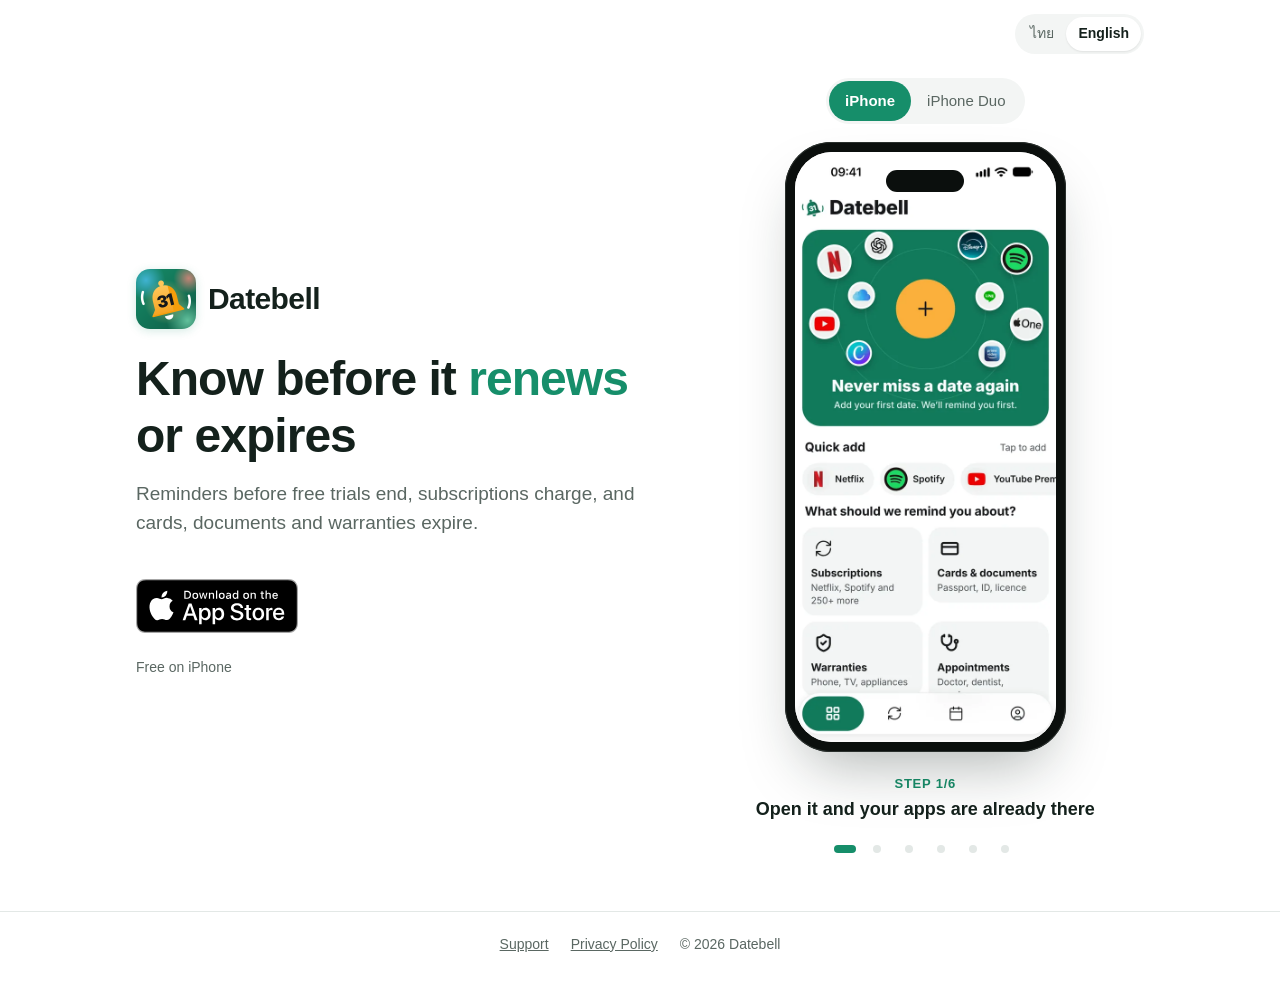
<file: index.html>
<!doctype html>
<html lang="th">
<head>
<meta charset="utf-8">
<meta name="viewport" content="width=device-width,initial-scale=1,viewport-fit=cover">
<title>Datebell: เตือนก่อนตัดเงินและก่อนหมดอายุ</title>
<meta name="description" content="Datebell เตือนก่อนหมดทดลองฟรี ก่อนตัดค่าสมาชิก และก่อนบัตร เอกสาร ประกันหมดอายุ ฟรีบน iPhone">
<meta name="theme-color" content="#FFFFFF">
<meta property="og:type" content="website">
<meta property="og:site_name" content="Datebell">
<meta property="og:title" content="Datebell: รู้ก่อนวันตัดเงินและวันหมดอายุ">
<meta property="og:description" content="เตือนก่อนหมดทดลองฟรี ก่อนตัดค่าสมาชิก และก่อนบัตร เอกสาร ประกันหมดอายุ ฟรีบน iPhone">
<meta property="og:url" content="https://nn3tt.github.io/Datebell-site/">
<meta property="og:image" content="https://nn3tt.github.io/Datebell-site/img/og.png">
<meta property="og:image:width" content="1200">
<meta property="og:image:height" content="630">
<meta name="twitter:card" content="summary_large_image">
<link rel="icon" href="icon.png">
<link rel="apple-touch-icon" href="img/icon-180.png">
<link rel="preload" as="image" href="img/th-1.webp">
<style>
:root{--ink:#14211C;--muted:#5A6762;--bg:#FFFFFF;--soft:#F3F5F4;--green:#168E6A;--green-ink:#0F6E52;--line:#E3E8E6}
*{box-sizing:border-box}
html{-webkit-text-size-adjust:100%}
body{margin:0;background:var(--bg);color:var(--ink);font:16px/1.55 -apple-system,BlinkMacSystemFont,"SF Pro Text","Sukhumvit Set","Noto Sans Thai","Segoe UI",Roboto,sans-serif;-webkit-font-smoothing:antialiased}
a{color:var(--green-ink)}
.top{max-width:1040px;margin:0 auto;padding:14px 16px 0;display:flex;justify-content:flex-end}
.lang{display:inline-flex;background:var(--soft);border-radius:999px;padding:3px}
.lang button{font:inherit;font-size:14px;border:0;background:none;color:var(--muted);padding:6px 12px;border-radius:999px;cursor:pointer;min-height:32px}
.lang button[aria-pressed="true"]{background:#fff;color:var(--ink);font-weight:600;box-shadow:0 1px 2px rgba(0,0,0,.08)}
main{max-width:1040px;margin:0 auto;padding:8px 16px 40px;display:grid;gap:36px;align-items:center}
.hero{text-align:center}
.brand{display:inline-flex;align-items:center;gap:12px;margin:8px 0 22px}
.brand img{width:60px;height:60px;border-radius:14px;box-shadow:0 2px 10px rgba(22,142,106,.18)}
.brand span{font-size:30px;font-weight:800;letter-spacing:-.02em}
h1{font-size:clamp(30px,8.4vw,48px);line-height:1.18;letter-spacing:-.02em;margin:0 auto 14px;max-width:13em;font-weight:800}
h1 em{font-style:normal;color:var(--green)}
.sub{color:var(--muted);font-size:clamp(16px,4.3vw,19px);max-width:30em;margin:0 auto}
.cta{margin:28px 0 0;display:flex;flex-direction:column;align-items:center;gap:10px}
.cta a.badge{display:inline-block;padding:14px;line-height:0}
.cta a.badge img{height:54px;width:auto;display:block}
.cta small{color:var(--muted);font-size:14px}
.demo{display:flex;flex-direction:column;align-items:center}
.phone{position:relative;width:min(290px,74vw);aspect-ratio:600/1304;border-radius:46px;background:#0B0F0D;padding:10px;box-shadow:0 30px 60px -20px rgba(20,33,28,.35),0 0 0 1px #2A302D inset}
.screen{position:relative;width:100%;height:100%;border-radius:37px;overflow:hidden;background:#fff}
.screen img{position:absolute;inset:0;width:100%;height:100%;object-fit:cover;opacity:0;transform:translateY(14px) scale(.985);transition:opacity .55s ease,transform .7s cubic-bezier(.2,.8,.2,1)}
.screen img.on{opacity:1;transform:none}
.island{position:absolute;top:18px;left:50%;width:30%;height:22px;margin-left:-15%;background:#0B0F0D;border-radius:20px;z-index:2}
.tap{position:absolute;inset:0;border:0;background:none;cursor:pointer;z-index:3;border-radius:46px}
.step{margin:22px 0 0;min-height:3.2em;text-align:center;max-width:22em}
.step b{display:block;color:var(--green);font-size:13px;letter-spacing:.06em;text-transform:uppercase;margin-bottom:2px}
.step span{font-size:18px;font-weight:600;text-wrap:balance;display:block}
.dots{display:flex;gap:4px;margin-top:10px}
.dots button{width:28px;height:28px;border:0;background:none;padding:0;cursor:pointer;display:grid;place-items:center}
.dots button i{display:block;width:8px;height:8px;border-radius:8px;background:var(--line);transition:width .3s,background .3s}
.dots button[aria-current="true"] i{width:22px;background:var(--green)}
footer{border-top:1px solid var(--line);margin-top:8px}
footer div{max-width:1040px;margin:0 auto;padding:22px 16px calc(28px + env(safe-area-inset-bottom));display:flex;flex-wrap:wrap;gap:8px 22px;justify-content:center;color:var(--muted);font-size:14px}
footer a{color:var(--muted)}
[data-l]{display:none}
html[lang="th"] [data-l="th"],html[lang="en"] [data-l="en"]{display:revert}
/* device switch + iPhone Duo */
.dev{display:inline-flex;background:var(--soft);border-radius:999px;padding:3px;margin:0 0 18px}
.dev button{font:inherit;font-size:15px;border:0;background:none;color:var(--muted);padding:8px 16px;border-radius:999px;cursor:pointer;min-height:40px}
.dev button[aria-pressed="true"]{background:var(--green);color:#fff;font-weight:600}
.dev button:focus-visible,.lang button:focus-visible{outline:2px solid var(--green-ink);outline-offset:2px}
.demo{--dw:min(420px,calc(100vw - 40px));--k:1.12}
.duo-stage{width:var(--dw);height:calc(var(--dw) * var(--k));display:none;place-items:center}
.demo.is-duo .phone{display:none}
.demo.is-duo .duo-stage{display:grid}
.duo{position:relative;border-radius:30px;background:#0B0F0D;padding:8px;box-shadow:0 30px 60px -20px rgba(20,33,28,.35),0 0 0 1px #2A302D inset;transition:width .6s cubic-bezier(.2,.8,.2,1),height .6s cubic-bezier(.2,.8,.2,1)}
.duo.wide{width:var(--dw);height:calc((var(--dw) - 16px) / 1.4218 + 16px)}
.duo.tall{height:calc(var(--dw) * var(--k));width:calc((var(--dw) * var(--k) - 16px) * .7038 + 16px)}
.duo.fold{height:calc(var(--dw) * var(--k));width:calc((var(--dw) * var(--k) - 16px) * .687 + 16px)}
.duo .screen{border-radius:22px}
.duo .screen img{object-fit:cover;object-position:center top}
.duo .crease{position:absolute;z-index:2;pointer-events:none;opacity:0;transition:opacity .4s}
.duo.wide .crease{opacity:1;top:8px;bottom:8px;left:50%;width:2px;margin-left:-1px;background:linear-gradient(90deg,rgba(0,0,0,.05),rgba(255,255,255,.5),rgba(0,0,0,.05))}
.duo.tall .crease{opacity:1;left:8px;right:8px;top:50%;height:2px;margin-top:-1px;background:linear-gradient(180deg,rgba(0,0,0,.05),rgba(255,255,255,.5),rgba(0,0,0,.05))}
.duo .tap{border-radius:30px}
@media (min-width:860px){
  main{grid-template-columns:1.1fr .9fr;padding-top:24px;min-height:calc(100vh - 140px)}
  .phone{width:min(300px,calc((100vh - 290px) * .46))}
  .hero{text-align:left}
  h1,.sub{margin-left:0}
  .cta{align-items:flex-start}
  .cta a.badge{margin-left:-14px}
  .demo{--dw:min(460px,42vw,calc((100vh - 280px) / .95));--k:.95}
}
@media (prefers-reduced-motion:reduce){.screen img{transition:none;transform:none}.duo{transition:none}}
</style>
</head>
<body>
<div class="top">
  <div class="lang" role="group" aria-label="Language">
    <button type="button" data-set="th" aria-pressed="true" lang="th">ไทย</button>
    <button type="button" data-set="en" aria-pressed="false" lang="en">English</button>
  </div>
</div>
<main>
  <section class="hero">
    <div class="brand"><img src="icon.png" alt="" width="60" height="60"><span>Datebell</span></div>
    <h1><span data-l="th" lang="th">รู้ก่อน<em>วันตัดเงิน</em><br>และวันหมดอายุ</span><span data-l="en" lang="en">Know before it <em>renews</em> or&nbsp;expires</span></h1>
    <p class="sub"><span data-l="th" lang="th">เตือนก่อนหมดทดลองฟรี ก่อนตัดค่าสมาชิก และก่อนบัตร เอกสาร ประกันหมดอายุ</span><span data-l="en" lang="en">Reminders before free trials end, subscriptions charge, and cards, documents and warranties expire.</span></p>
    <div class="cta">
      <a class="badge" id="store" href="https://apps.apple.com/app/id6821503223">
        <img id="badge" src="img/badge-en.svg" alt="Download on the App Store" width="162" height="54">
      </a>
      <small><span data-l="th" lang="th">ฟรีบน iPhone</span><span data-l="en" lang="en">Free on iPhone</span></small>
    </div>
  </section>
  <section class="demo" id="demo" aria-label="How Datebell works">
    <div class="dev" role="group" id="devs" aria-label="Device">
      <button type="button" data-dev="phone" aria-pressed="true">iPhone</button>
      <button type="button" data-dev="duo" aria-pressed="false">iPhone Duo</button>
    </div>
    <div class="phone">
      <div class="screen" id="screen"><div class="island"></div></div>
      <button class="tap" type="button" id="next" aria-label="Next screen"></button>
    </div>
    <div class="duo-stage">
      <div class="duo wide" id="duo">
        <div class="screen" id="duoScreen"></div>
        <div class="crease"></div>
        <button class="tap" type="button" id="duoNext" aria-label="Next screen"></button>
      </div>
    </div>
    <p class="step" aria-live="polite"><b id="stepN"></b><span id="stepT"></span></p>
    <div class="dots" id="dots"></div>
  </section>
</main>
<footer><div>
  <a href="support.html"><span data-l="th" lang="th">ช่วยเหลือและติดต่อ</span><span data-l="en" lang="en">Support</span></a>
  <a href="privacy.html"><span data-l="th" lang="th">นโยบายความเป็นส่วนตัว</span><span data-l="en" lang="en">Privacy Policy</span></a>
  <span>© 2026 Datebell</span>
</div></footer>
<script>
(function(){
  var q=new URLSearchParams(location.search);
  var APP='6821503223',PT='129594804';
  var ct=(q.get('ct')||'').trim();
  var a=document.getElementById('store');
  if(/^[A-Za-z0-9._-]{1,40}$/.test(ct)){
    a.href='https://apps.apple.com/app/apple-store/id'+APP+'?pt='+PT+'&ct='+encodeURIComponent(ct)+'&mt=8';
  }

  var STEPS={
    th:['เปิดมาก็เจอแอปที่คุณใช้อยู่','แตะ Netflix ใส่ราคากับวันที่ แล้วบันทึก','ทุกวันสำคัญอยู่ในหน้าเดียว','Datebell เตือนก่อนทดลองฟรีหมด 2 วัน','ไม่ใช้ต่อ? มีวิธียกเลิกให้เลย','เห็นยอดค่าสมาชิกรวมต่อเดือน'],
    en:['Open it and your apps are already there','Tap Netflix, add the price and date, save','Every date on one screen','Reminded 2 days before the trial ends','Not keeping it? The steps to cancel are right there','See what you pay each month']
  };
  var DUO_STEPS={
    th:['กางจอ รายการอยู่ซ้าย รายละเอียดอยู่ขวา','เพิ่มของใหม่ทางขวา รายการเดิมก็ยังอยู่ทางซ้าย','ตั้งจอขึ้น ก็เห็นครบในหน้าเดียว','พับจอแล้ว ปุ่ม + ก็อยู่ใกล้นิ้วโป้ง','ติ๊กจ่ายแล้วได้ด้วยมือเดียว'],
    en:['Unfold it: your list on the left, details on the right','Add something new on the right, your list stays put','Turn it upright and it all fits on one screen','Folded, the + button sits right by your thumb','Tick off payments with one hand']
  };
  var DUO_SHAPE=['wide','wide','tall','fold','fold'];
  var DUO_SIZE={wide:[1200,844],tall:[720,1023],fold:[720,1048]};
  var LABEL={th:'ขั้นที่ ',en:'Step '};
  var DEV_LABEL={th:'ดูบนเครื่อง',en:'Device'};
  var BADGE={th:'https://tools.applemarketingtools.com/api/badges/download-on-the-app-store/black/th-th',en:'img/badge-en.svg'};
  var BADGE_ALT={th:'ดาวน์โหลดบน App Store',en:'Download on the App Store'};
  var N=6,i=0,lang,dev='phone',timer=null,imgs={};
  var screen=document.getElementById('screen'),dots=document.getElementById('dots');
  var duoScreen=document.getElementById('duoScreen'),duo=document.getElementById('duo'),demo=document.getElementById('demo');
  function cur(){return dev==='duo'?duoScreen:screen;}
  var reduce=window.matchMedia&&matchMedia('(prefers-reduced-motion: reduce)').matches;

  function makeDots(){
    dots.innerHTML='';
    for(var k=0;k<N;k++){
      var d=document.createElement('button');d.type='button';d.innerHTML='<i></i>';
      d.setAttribute('aria-label',String(k+1));
      d.onclick=(function(n){return function(){go(n);restart();}})(k);
      dots.appendChild(d);
    }
  }
  function load(l){
    var key=dev+'-'+l;
    if(imgs[key])return imgs[key];
    imgs[key]=[];
    for(var k=0;k<N;k++){
      var im=new Image();im.alt='';im.decoding='async';
      if(dev==='duo'){var sz=DUO_SIZE[DUO_SHAPE[k]];im.src='img/duo-'+l+'-'+(k+1)+'.webp';im.width=sz[0];im.height=sz[1];}
      else{im.src='img/'+l+'-'+(k+1)+'.webp';im.width=600;im.height=1304;}
      imgs[key].push(im);
    }
    return imgs[key];
  }
  function show(){
    var box=cur();
    Array.prototype.forEach.call(screen.querySelectorAll('img'),function(im){im.remove();});
    Array.prototype.forEach.call(duoScreen.querySelectorAll('img'),function(im){im.remove();});
    load(lang).forEach(function(im){box.appendChild(im);});
  }
  function go(n){
    i=(n+N)%N;
    var list=imgs[dev+'-'+lang];
    Array.prototype.forEach.call(cur().querySelectorAll('img'),function(im){im.classList.toggle('on',im===list[i]);});
    if(dev==='duo')duo.className='duo '+DUO_SHAPE[i];
    document.getElementById('stepN').textContent=LABEL[lang]+(i+1)+'/'+N;
    document.getElementById('stepT').textContent=(dev==='duo'?DUO_STEPS:STEPS)[lang][i];
    Array.prototype.forEach.call(dots.children,function(d,k){d.setAttribute('aria-current',k===i?'true':'false');});
  }
  function restart(){
    clearInterval(timer);timer=null;
    if(!reduce&&!document.hidden)timer=setInterval(function(){go(i+1);},2800);
  }
  function setLang(l){
    lang=l;document.documentElement.lang=l;
    try{localStorage.setItem('db-lang',l);}catch(e){}
    Array.prototype.forEach.call(document.querySelectorAll('.lang button'),function(b){b.setAttribute('aria-pressed',b.dataset.set===l?'true':'false');});
    document.getElementById('devs').setAttribute('aria-label',DEV_LABEL[l]);
    show();
    var b=document.getElementById('badge');
    b.onerror=function(){b.onerror=null;b.src=BADGE.en;};
    b.src=BADGE[l];b.alt=BADGE_ALT[l];
    go(i);restart();
  }
  document.querySelectorAll('.lang button').forEach(function(b){b.onclick=function(){setLang(b.dataset.set);};});
  document.getElementById('next').onclick=function(){go(i+1);restart();};
  document.getElementById('duoNext').onclick=function(){go(i+1);restart();};
  function setDev(d,keep){
    if(d===dev&&keep)return;
    dev=d;N=d==='duo'?5:6;i=0;
    demo.classList.toggle('is-duo',d==='duo');
    Array.prototype.forEach.call(document.querySelectorAll('.dev button'),function(b){b.setAttribute('aria-pressed',b.dataset.dev===d?'true':'false');});
    makeDots();
    if(lang){show();go(0);restart();}
  }
  document.querySelectorAll('.dev button').forEach(function(b){b.onclick=function(){setDev(b.dataset.dev,true);};});
  setDev(/^duo$/i.test(q.get('device')||'')?'duo':'phone');
  document.addEventListener('visibilitychange',restart);

  var saved=null;try{saved=localStorage.getItem('db-lang');}catch(e){}
  var start=q.get('lang')==='en'||q.get('lang')==='th'?q.get('lang')
    :/-th-|^th-|-th$/.test(ct)?'th'
    :saved||(/^th\b/i.test(navigator.language||'')?'th':(ct?'th':'en'));
  setLang(start);
})();
</script>
</body>
</html>
</file>
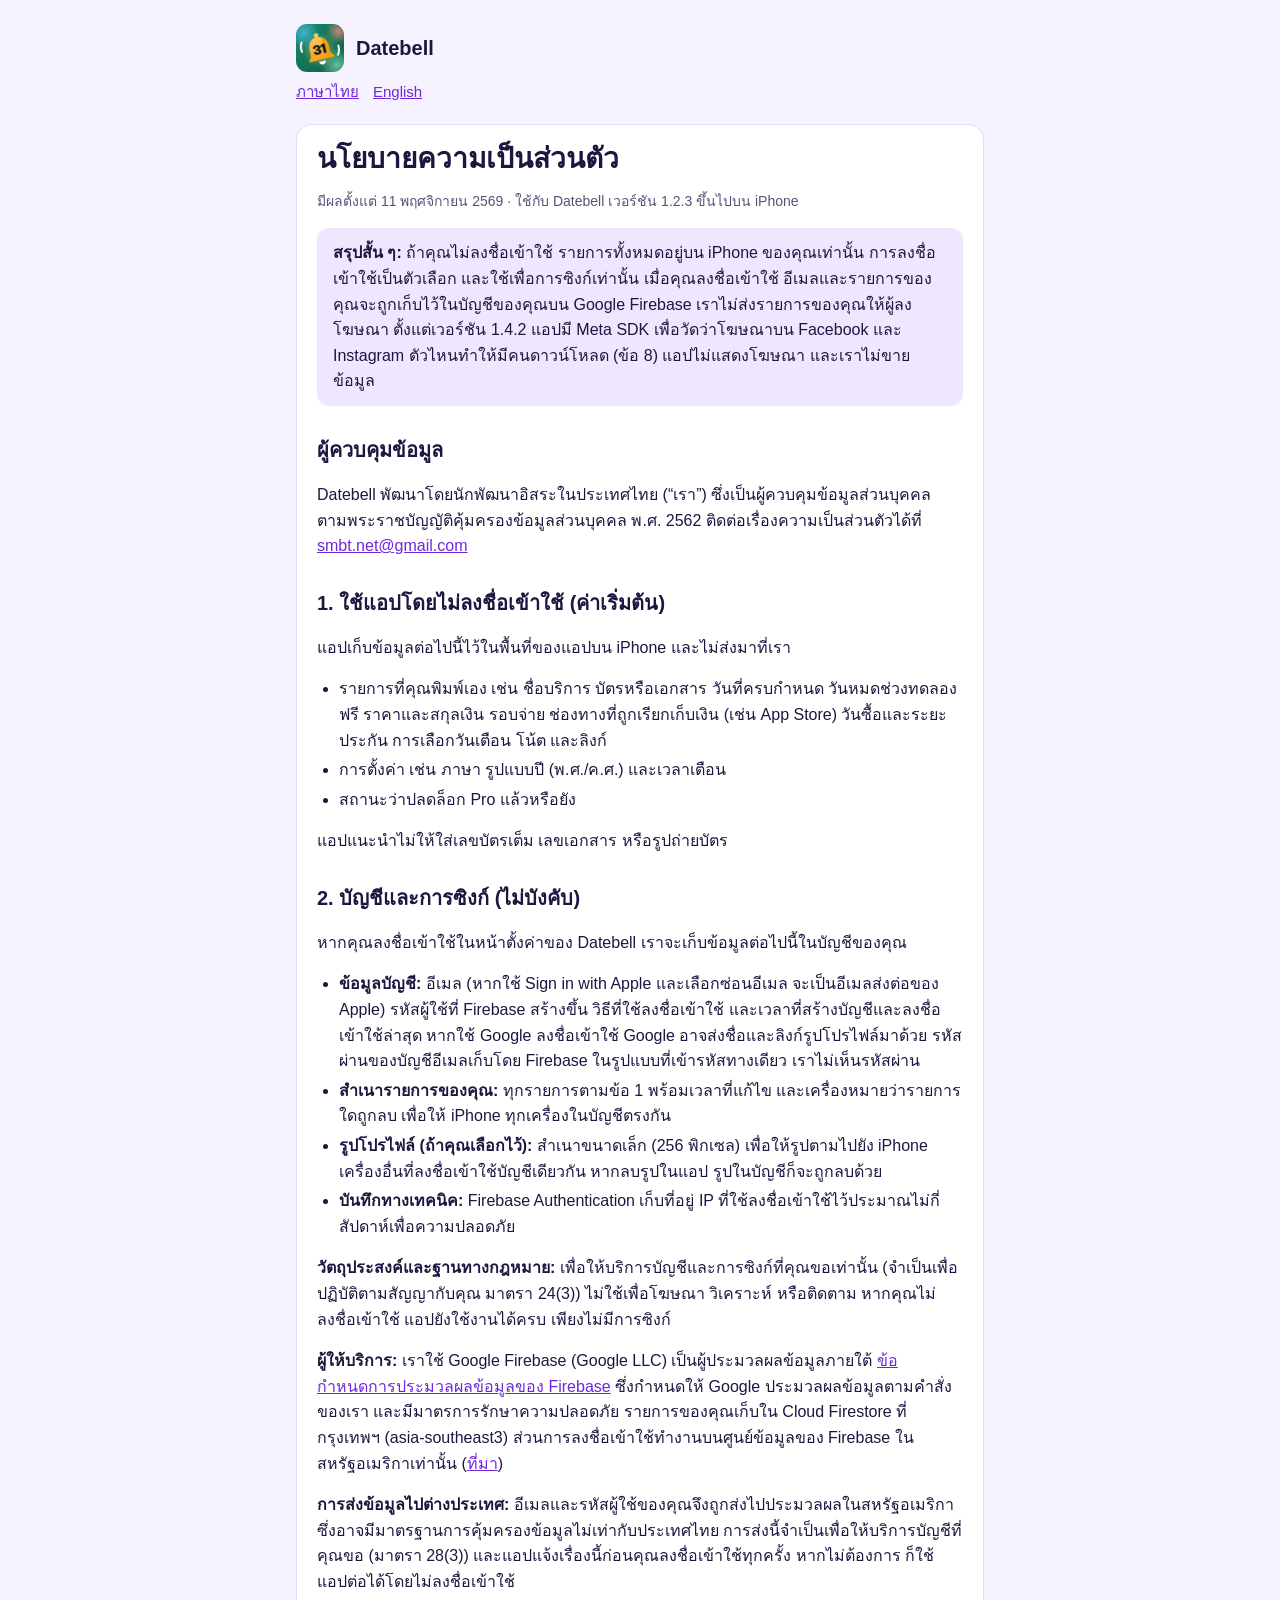
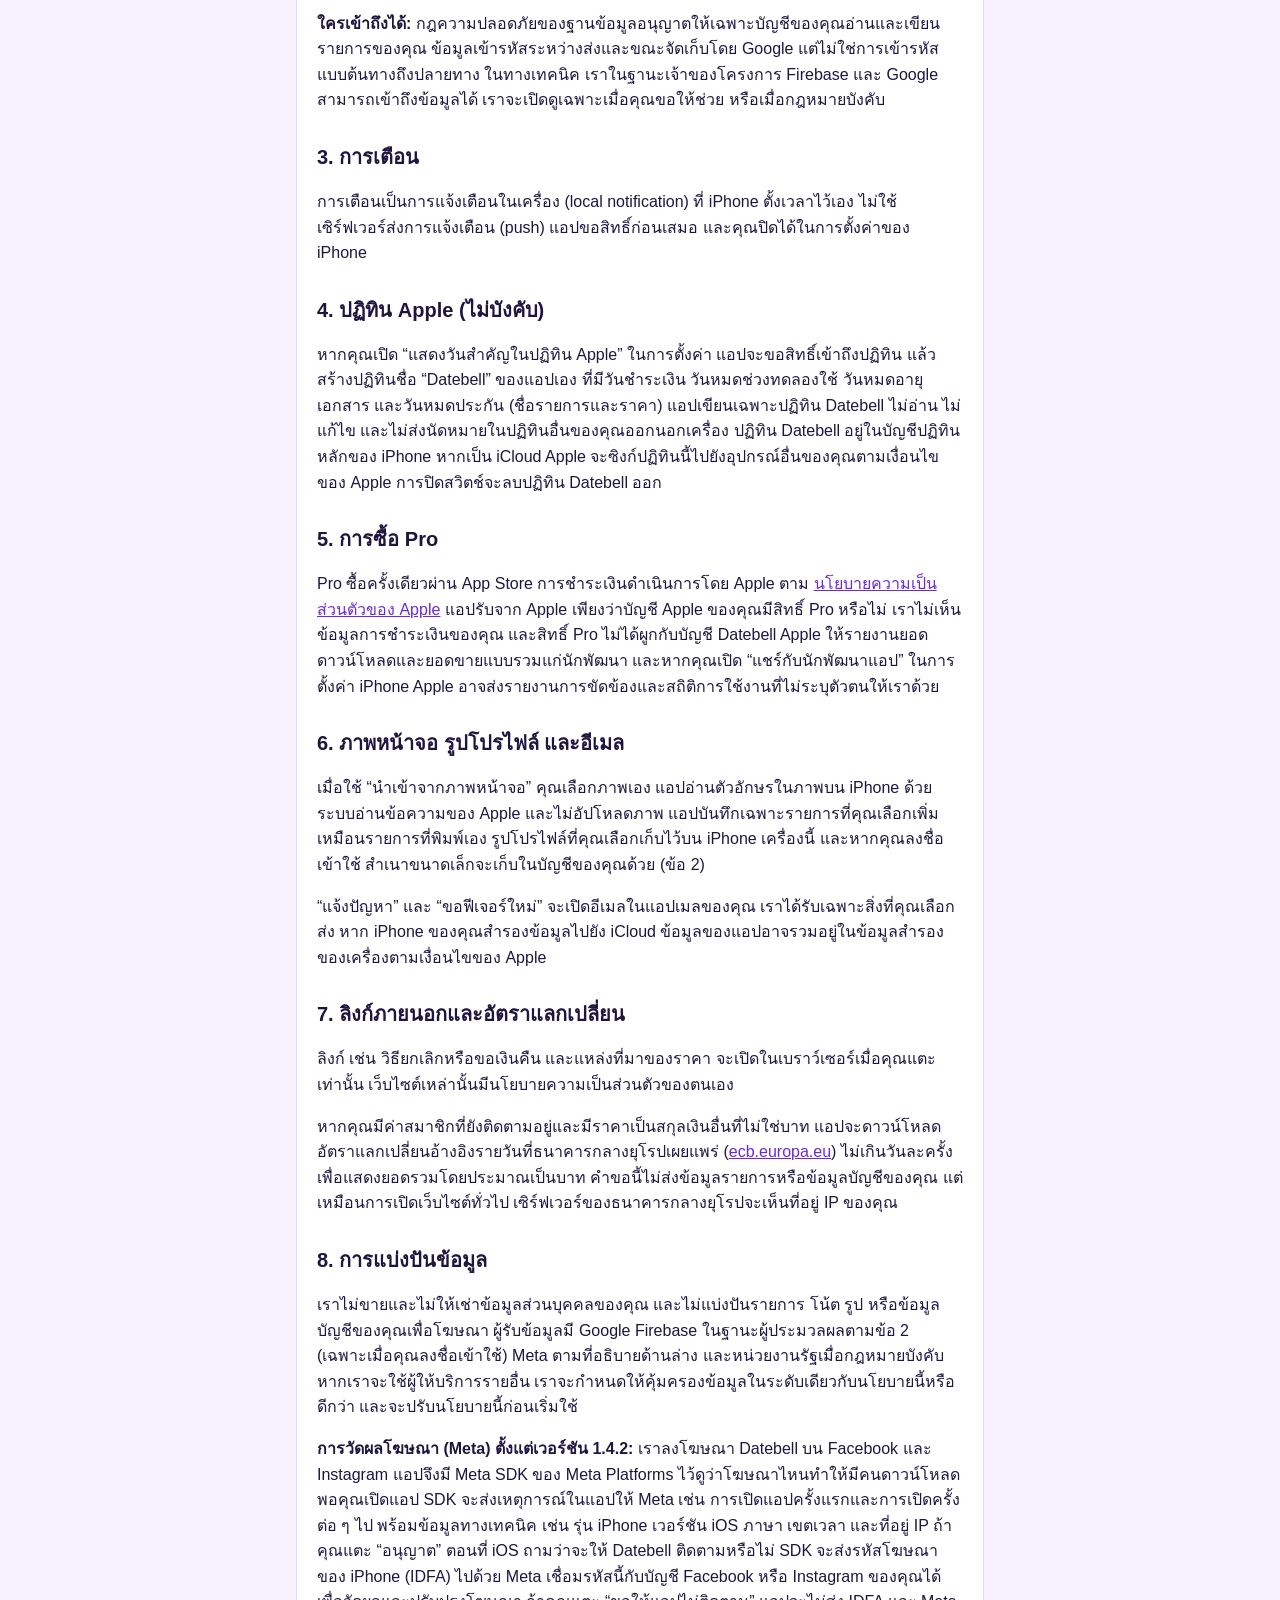
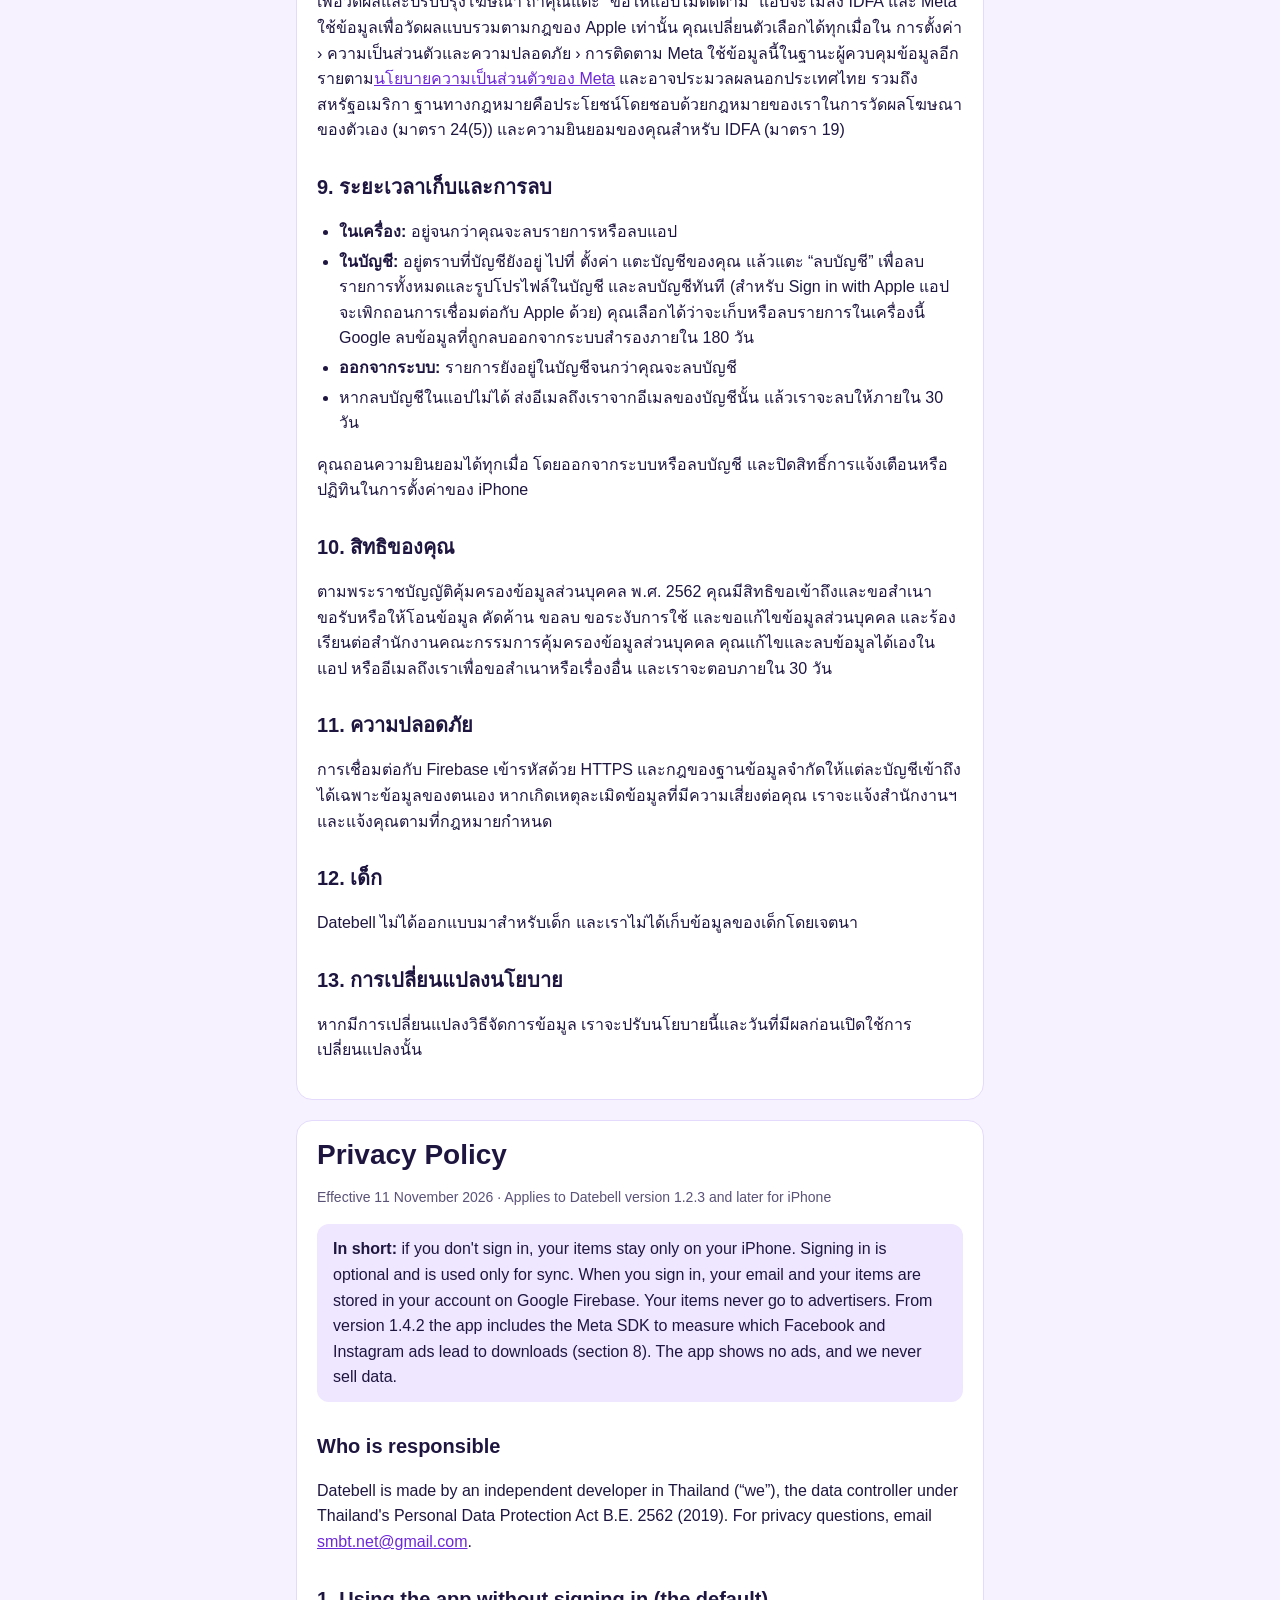
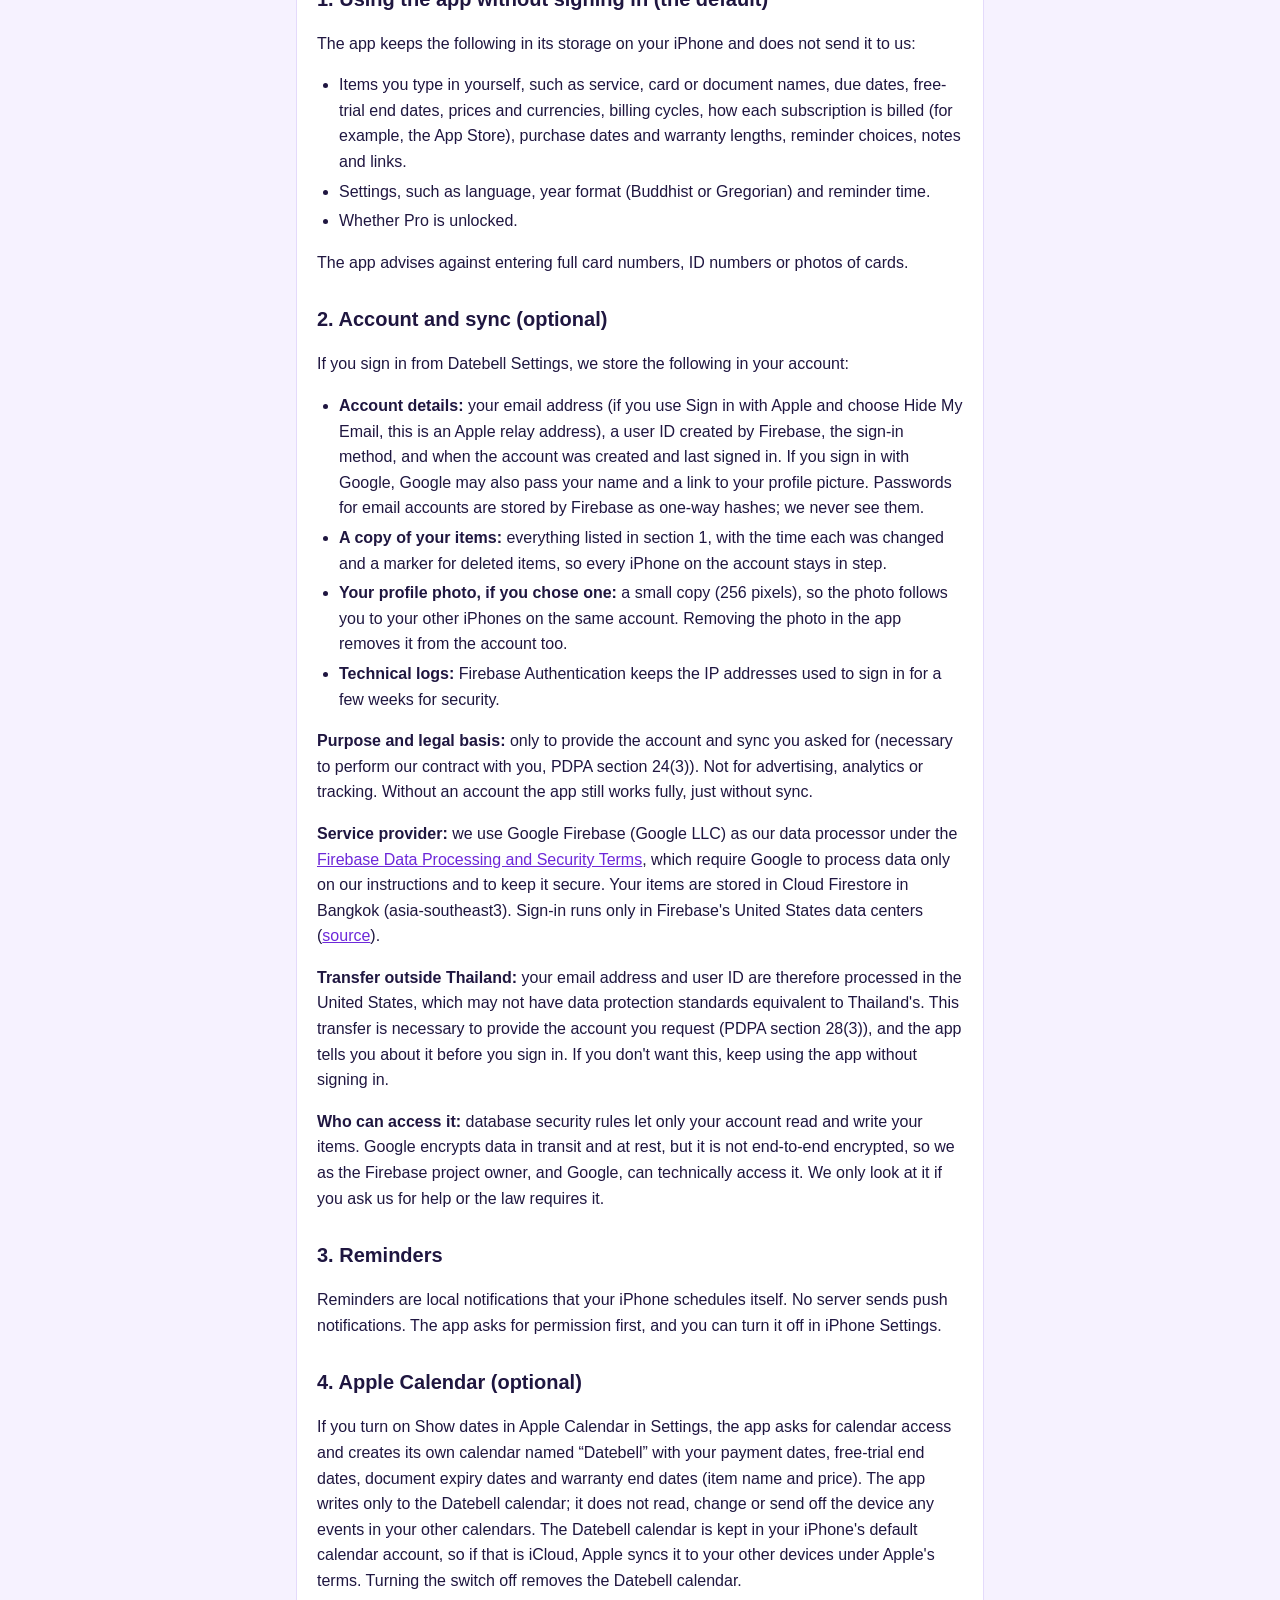
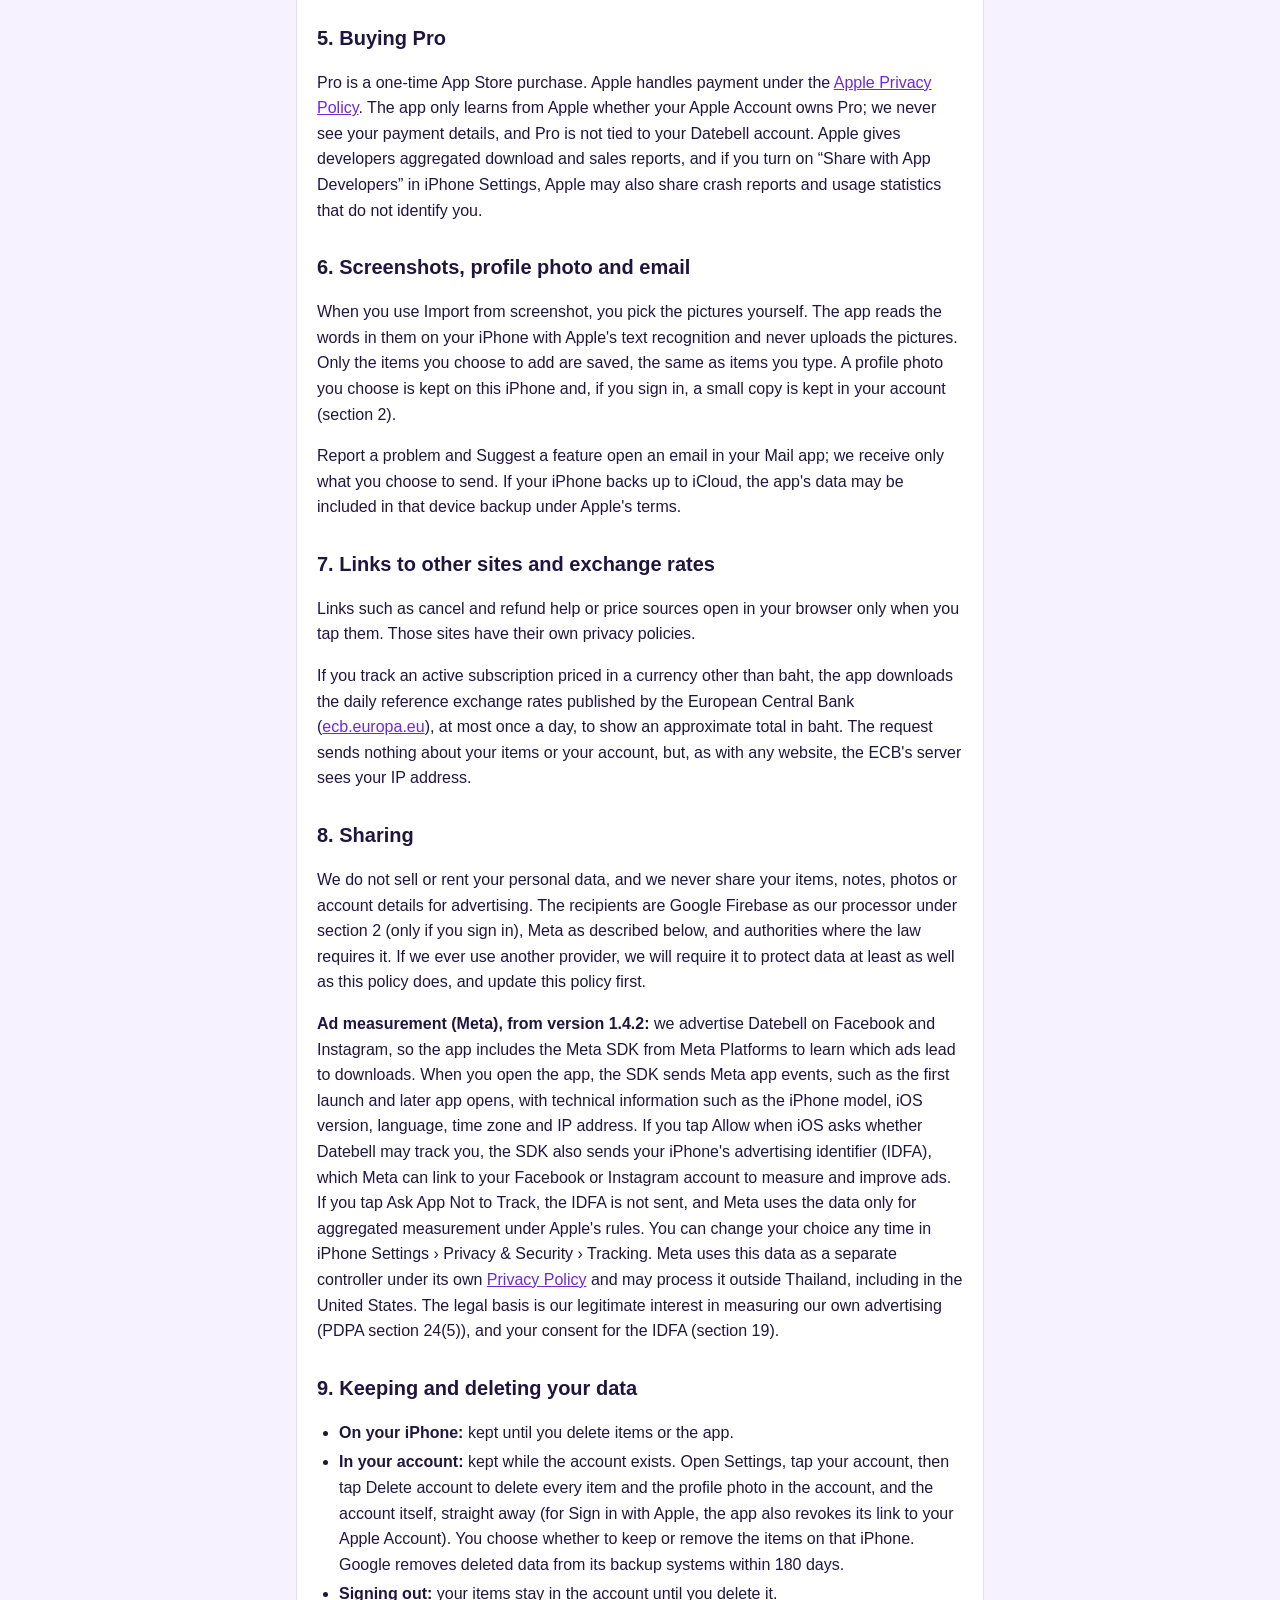
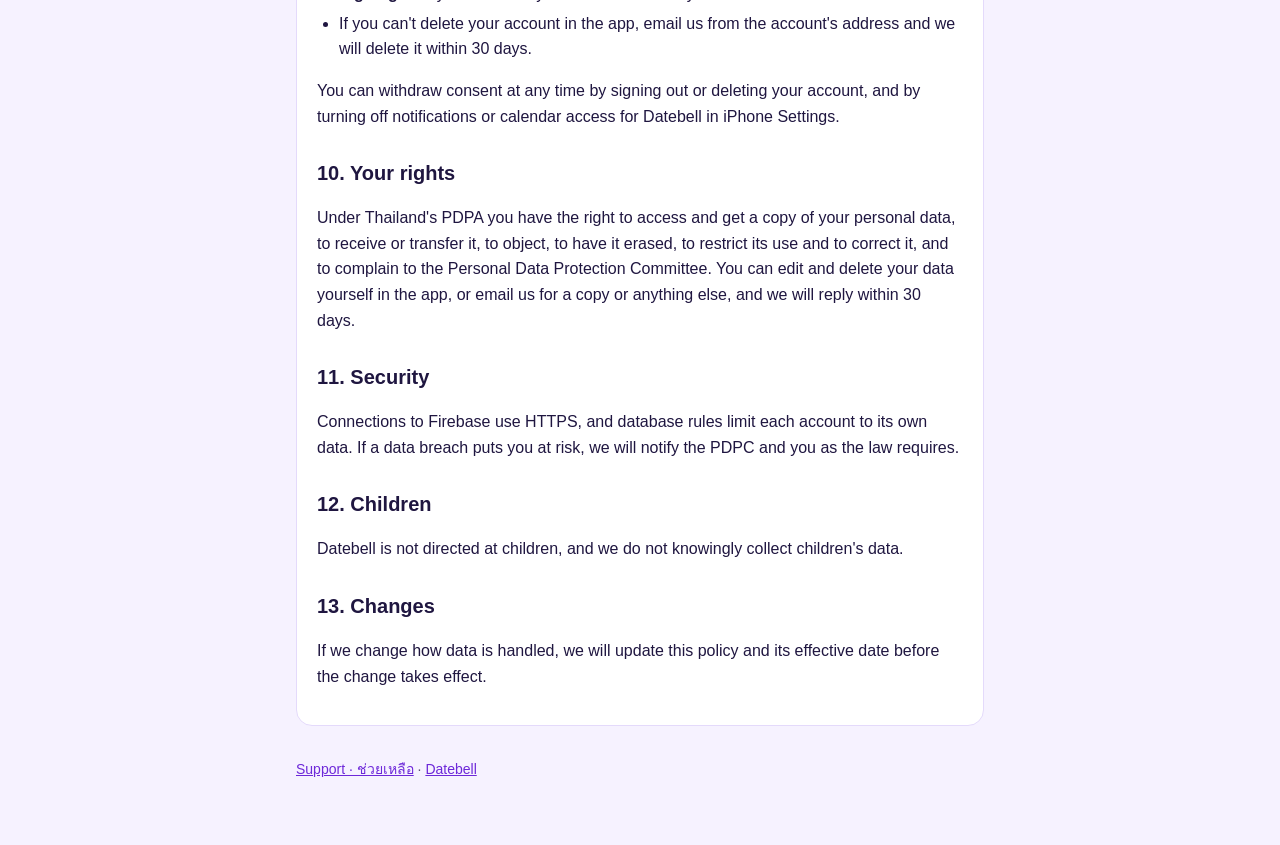
<file: privacy.html>
<!doctype html>
<html lang="th">
<head>
<meta charset="utf-8">
<meta name="viewport" content="width=device-width,initial-scale=1">
<title>Datebell Privacy Policy · นโยบายความเป็นส่วนตัว</title>
<meta name="description" content="How Datebell handles your data: on your iPhone by default, and in your own account only if you choose to sign in and sync.">
<link rel="stylesheet" href="style.css">
</head>
<body>
<main>
<header><img src="icon.png" alt=""><a href="./">Datebell</a></header>
<nav class="lang"><a href="#th">ภาษาไทย</a><a href="#en">English</a></nav>

<section class="lang-block" id="th" lang="th">
<h1>นโยบายความเป็นส่วนตัว</h1>
<p class="meta">มีผลตั้งแต่ 11 พฤศจิกายน 2569 · ใช้กับ Datebell เวอร์ชัน 1.2.3 ขึ้นไปบน iPhone</p>
<p class="summary"><strong>สรุปสั้น ๆ:</strong> ถ้าคุณไม่ลงชื่อเข้าใช้ รายการทั้งหมดอยู่บน iPhone ของคุณเท่านั้น การลงชื่อเข้าใช้เป็นตัวเลือก และใช้เพื่อการซิงก์เท่านั้น เมื่อคุณลงชื่อเข้าใช้ อีเมลและรายการของคุณจะถูกเก็บไว้ในบัญชีของคุณบน Google Firebase เราไม่ส่งรายการของคุณให้ผู้ลงโฆษณา ตั้งแต่เวอร์ชัน 1.4.2 แอปมี Meta SDK เพื่อวัดว่าโฆษณาบน Facebook และ Instagram ตัวไหนทำให้มีคนดาวน์โหลด (ข้อ 8) แอปไม่แสดงโฆษณา และเราไม่ขายข้อมูล</p>

<h2>ผู้ควบคุมข้อมูล</h2>
<p>Datebell พัฒนาโดยนักพัฒนาอิสระในประเทศไทย (“เรา”) ซึ่งเป็นผู้ควบคุมข้อมูลส่วนบุคคลตามพระราชบัญญัติคุ้มครองข้อมูลส่วนบุคคล พ.ศ. 2562 ติดต่อเรื่องความเป็นส่วนตัวได้ที่ <a href="mailto:smbt.net@gmail.com">smbt.net@gmail.com</a></p>

<h2>1. ใช้แอปโดยไม่ลงชื่อเข้าใช้ (ค่าเริ่มต้น)</h2>
<p>แอปเก็บข้อมูลต่อไปนี้ไว้ในพื้นที่ของแอปบน iPhone และไม่ส่งมาที่เรา</p>
<ul>
<li>รายการที่คุณพิมพ์เอง เช่น ชื่อบริการ บัตรหรือเอกสาร วันที่ครบกำหนด วันหมดช่วงทดลองฟรี ราคาและสกุลเงิน รอบจ่าย ช่องทางที่ถูกเรียกเก็บเงิน (เช่น App Store) วันซื้อและระยะประกัน การเลือกวันเตือน โน้ต และลิงก์</li>
<li>การตั้งค่า เช่น ภาษา รูปแบบปี (พ.ศ./ค.ศ.) และเวลาเตือน</li>
<li>สถานะว่าปลดล็อก Pro แล้วหรือยัง</li>
</ul>
<p>แอปแนะนำไม่ให้ใส่เลขบัตรเต็ม เลขเอกสาร หรือรูปถ่ายบัตร</p>

<h2>2. บัญชีและการซิงก์ (ไม่บังคับ)</h2>
<p>หากคุณลงชื่อเข้าใช้ในหน้าตั้งค่าของ Datebell เราจะเก็บข้อมูลต่อไปนี้ในบัญชีของคุณ</p>
<ul>
<li><strong>ข้อมูลบัญชี:</strong> อีเมล (หากใช้ Sign in with Apple และเลือกซ่อนอีเมล จะเป็นอีเมลส่งต่อของ Apple) รหัสผู้ใช้ที่ Firebase สร้างขึ้น วิธีที่ใช้ลงชื่อเข้าใช้ และเวลาที่สร้างบัญชีและลงชื่อเข้าใช้ล่าสุด หากใช้ Google ลงชื่อเข้าใช้ Google อาจส่งชื่อและลิงก์รูปโปรไฟล์มาด้วย รหัสผ่านของบัญชีอีเมลเก็บโดย Firebase ในรูปแบบที่เข้ารหัสทางเดียว เราไม่เห็นรหัสผ่าน</li>
<li><strong>สำเนารายการของคุณ:</strong> ทุกรายการตามข้อ 1 พร้อมเวลาที่แก้ไข และเครื่องหมายว่ารายการใดถูกลบ เพื่อให้ iPhone ทุกเครื่องในบัญชีตรงกัน</li>
<li><strong>รูปโปรไฟล์ (ถ้าคุณเลือกไว้):</strong> สำเนาขนาดเล็ก (256 พิกเซล) เพื่อให้รูปตามไปยัง iPhone เครื่องอื่นที่ลงชื่อเข้าใช้บัญชีเดียวกัน หากลบรูปในแอป รูปในบัญชีก็จะถูกลบด้วย</li>
<li><strong>บันทึกทางเทคนิค:</strong> Firebase Authentication เก็บที่อยู่ IP ที่ใช้ลงชื่อเข้าใช้ไว้ประมาณไม่กี่สัปดาห์เพื่อความปลอดภัย</li>
</ul>
<p><strong>วัตถุประสงค์และฐานทางกฎหมาย:</strong> เพื่อให้บริการบัญชีและการซิงก์ที่คุณขอเท่านั้น (จำเป็นเพื่อปฏิบัติตามสัญญากับคุณ มาตรา 24(3)) ไม่ใช้เพื่อโฆษณา วิเคราะห์ หรือติดตาม หากคุณไม่ลงชื่อเข้าใช้ แอปยังใช้งานได้ครบ เพียงไม่มีการซิงก์</p>
<p><strong>ผู้ให้บริการ:</strong> เราใช้ Google Firebase (Google LLC) เป็นผู้ประมวลผลข้อมูลภายใต้ <a href="https://firebase.google.com/terms/data-processing-terms">ข้อกำหนดการประมวลผลข้อมูลของ Firebase</a> ซึ่งกำหนดให้ Google ประมวลผลข้อมูลตามคำสั่งของเรา และมีมาตรการรักษาความปลอดภัย รายการของคุณเก็บใน Cloud Firestore ที่กรุงเทพฯ (asia-southeast3) ส่วนการลงชื่อเข้าใช้ทำงานบนศูนย์ข้อมูลของ Firebase ในสหรัฐอเมริกาเท่านั้น (<a href="https://firebase.google.com/support/privacy">ที่มา</a>)</p>
<p><strong>การส่งข้อมูลไปต่างประเทศ:</strong> อีเมลและรหัสผู้ใช้ของคุณจึงถูกส่งไปประมวลผลในสหรัฐอเมริกา ซึ่งอาจมีมาตรฐานการคุ้มครองข้อมูลไม่เท่ากับประเทศไทย การส่งนี้จำเป็นเพื่อให้บริการบัญชีที่คุณขอ (มาตรา 28(3)) และแอปแจ้งเรื่องนี้ก่อนคุณลงชื่อเข้าใช้ทุกครั้ง หากไม่ต้องการ ก็ใช้แอปต่อได้โดยไม่ลงชื่อเข้าใช้</p>
<p><strong>ใครเข้าถึงได้:</strong> กฎความปลอดภัยของฐานข้อมูลอนุญาตให้เฉพาะบัญชีของคุณอ่านและเขียนรายการของคุณ ข้อมูลเข้ารหัสระหว่างส่งและขณะจัดเก็บโดย Google แต่ไม่ใช่การเข้ารหัสแบบต้นทางถึงปลายทาง ในทางเทคนิค เราในฐานะเจ้าของโครงการ Firebase และ Google สามารถเข้าถึงข้อมูลได้ เราจะเปิดดูเฉพาะเมื่อคุณขอให้ช่วย หรือเมื่อกฎหมายบังคับ</p>

<h2>3. การเตือน</h2>
<p>การเตือนเป็นการแจ้งเตือนในเครื่อง (local notification) ที่ iPhone ตั้งเวลาไว้เอง ไม่ใช้เซิร์ฟเวอร์ส่งการแจ้งเตือน (push) แอปขอสิทธิ์ก่อนเสมอ และคุณปิดได้ในการตั้งค่าของ iPhone</p>

<h2>4. ปฏิทิน Apple (ไม่บังคับ)</h2>
<p>หากคุณเปิด “แสดงวันสำคัญในปฏิทิน Apple” ในการตั้งค่า แอปจะขอสิทธิ์เข้าถึงปฏิทิน แล้วสร้างปฏิทินชื่อ “Datebell” ของแอปเอง ที่มีวันชำระเงิน วันหมดช่วงทดลองใช้ วันหมดอายุเอกสาร และวันหมดประกัน (ชื่อรายการและราคา) แอปเขียนเฉพาะปฏิทิน Datebell ไม่อ่าน ไม่แก้ไข และไม่ส่งนัดหมายในปฏิทินอื่นของคุณออกนอกเครื่อง ปฏิทิน Datebell อยู่ในบัญชีปฏิทินหลักของ iPhone หากเป็น iCloud Apple จะซิงก์ปฏิทินนี้ไปยังอุปกรณ์อื่นของคุณตามเงื่อนไขของ Apple การปิดสวิตช์จะลบปฏิทิน Datebell ออก</p>

<h2>5. การซื้อ Pro</h2>
<p>Pro ซื้อครั้งเดียวผ่าน App Store การชำระเงินดำเนินการโดย Apple ตาม <a href="https://www.apple.com/legal/privacy/th/">นโยบายความเป็นส่วนตัวของ Apple</a> แอปรับจาก Apple เพียงว่าบัญชี Apple ของคุณมีสิทธิ์ Pro หรือไม่ เราไม่เห็นข้อมูลการชำระเงินของคุณ และสิทธิ์ Pro ไม่ได้ผูกกับบัญชี Datebell Apple ให้รายงานยอดดาวน์โหลดและยอดขายแบบรวมแก่นักพัฒนา และหากคุณเปิด “แชร์กับนักพัฒนาแอป” ในการตั้งค่า iPhone Apple อาจส่งรายงานการขัดข้องและสถิติการใช้งานที่ไม่ระบุตัวตนให้เราด้วย</p>

<h2>6. ภาพหน้าจอ รูปโปรไฟล์ และอีเมล</h2>
<p>เมื่อใช้ “นำเข้าจากภาพหน้าจอ” คุณเลือกภาพเอง แอปอ่านตัวอักษรในภาพบน iPhone ด้วยระบบอ่านข้อความของ Apple และไม่อัปโหลดภาพ แอปบันทึกเฉพาะรายการที่คุณเลือกเพิ่ม เหมือนรายการที่พิมพ์เอง รูปโปรไฟล์ที่คุณเลือกเก็บไว้บน iPhone เครื่องนี้ และหากคุณลงชื่อเข้าใช้ สำเนาขนาดเล็กจะเก็บในบัญชีของคุณด้วย (ข้อ 2)</p>
<p>“แจ้งปัญหา” และ “ขอฟีเจอร์ใหม่” จะเปิดอีเมลในแอปเมลของคุณ เราได้รับเฉพาะสิ่งที่คุณเลือกส่ง หาก iPhone ของคุณสำรองข้อมูลไปยัง iCloud ข้อมูลของแอปอาจรวมอยู่ในข้อมูลสำรองของเครื่องตามเงื่อนไขของ Apple</p>

<h2>7. ลิงก์ภายนอกและอัตราแลกเปลี่ยน</h2>
<p>ลิงก์ เช่น วิธียกเลิกหรือขอเงินคืน และแหล่งที่มาของราคา จะเปิดในเบราว์เซอร์เมื่อคุณแตะเท่านั้น เว็บไซต์เหล่านั้นมีนโยบายความเป็นส่วนตัวของตนเอง</p>
<p>หากคุณมีค่าสมาชิกที่ยังติดตามอยู่และมีราคาเป็นสกุลเงินอื่นที่ไม่ใช่บาท แอปจะดาวน์โหลดอัตราแลกเปลี่ยนอ้างอิงรายวันที่ธนาคารกลางยุโรปเผยแพร่ (<a href="https://www.ecb.europa.eu/stats/policy_and_exchange_rates/euro_reference_exchange_rates/html/index.en.html">ecb.europa.eu</a>) ไม่เกินวันละครั้ง เพื่อแสดงยอดรวมโดยประมาณเป็นบาท คำขอนี้ไม่ส่งข้อมูลรายการหรือข้อมูลบัญชีของคุณ แต่เหมือนการเปิดเว็บไซต์ทั่วไป เซิร์ฟเวอร์ของธนาคารกลางยุโรปจะเห็นที่อยู่ IP ของคุณ</p>

<h2>8. การแบ่งปันข้อมูล</h2>
<p>เราไม่ขายและไม่ให้เช่าข้อมูลส่วนบุคคลของคุณ และไม่แบ่งปันรายการ โน้ต รูป หรือข้อมูลบัญชีของคุณเพื่อโฆษณา ผู้รับข้อมูลมี Google Firebase ในฐานะผู้ประมวลผลตามข้อ 2 (เฉพาะเมื่อคุณลงชื่อเข้าใช้) Meta ตามที่อธิบายด้านล่าง และหน่วยงานรัฐเมื่อกฎหมายบังคับ หากเราจะใช้ผู้ให้บริการรายอื่น เราจะกำหนดให้คุ้มครองข้อมูลในระดับเดียวกับนโยบายนี้หรือดีกว่า และจะปรับนโยบายนี้ก่อนเริ่มใช้</p>
<p><strong>การวัดผลโฆษณา (Meta) ตั้งแต่เวอร์ชัน 1.4.2:</strong> เราลงโฆษณา Datebell บน Facebook และ Instagram แอปจึงมี Meta SDK ของ Meta Platforms ไว้ดูว่าโฆษณาไหนทำให้มีคนดาวน์โหลด พอคุณเปิดแอป SDK จะส่งเหตุการณ์ในแอปให้ Meta เช่น การเปิดแอปครั้งแรกและการเปิดครั้งต่อ ๆ ไป พร้อมข้อมูลทางเทคนิค เช่น รุ่น iPhone เวอร์ชัน iOS ภาษา เขตเวลา และที่อยู่ IP ถ้าคุณแตะ “อนุญาต” ตอนที่ iOS ถามว่าจะให้ Datebell ติดตามหรือไม่ SDK จะส่งรหัสโฆษณาของ iPhone (IDFA) ไปด้วย Meta เชื่อมรหัสนี้กับบัญชี Facebook หรือ Instagram ของคุณได้ เพื่อวัดผลและปรับปรุงโฆษณา ถ้าคุณแตะ “ขอให้แอปไม่ติดตาม” แอปจะไม่ส่ง IDFA และ Meta ใช้ข้อมูลเพื่อวัดผลแบบรวมตามกฎของ Apple เท่านั้น คุณเปลี่ยนตัวเลือกได้ทุกเมื่อใน การตั้งค่า › ความเป็นส่วนตัวและความปลอดภัย › การติดตาม Meta ใช้ข้อมูลนี้ในฐานะผู้ควบคุมข้อมูลอีกรายตาม<a href="https://www.facebook.com/privacy/policy/">นโยบายความเป็นส่วนตัวของ Meta</a> และอาจประมวลผลนอกประเทศไทย รวมถึงสหรัฐอเมริกา ฐานทางกฎหมายคือประโยชน์โดยชอบด้วยกฎหมายของเราในการวัดผลโฆษณาของตัวเอง (มาตรา 24(5)) และความยินยอมของคุณสำหรับ IDFA (มาตรา 19)</p>

<h2>9. ระยะเวลาเก็บและการลบ</h2>
<ul>
<li><strong>ในเครื่อง:</strong> อยู่จนกว่าคุณจะลบรายการหรือลบแอป</li>
<li><strong>ในบัญชี:</strong> อยู่ตราบที่บัญชียังอยู่ ไปที่ ตั้งค่า แตะบัญชีของคุณ แล้วแตะ “ลบบัญชี” เพื่อลบรายการทั้งหมดและรูปโปรไฟล์ในบัญชี และลบบัญชีทันที (สำหรับ Sign in with Apple แอปจะเพิกถอนการเชื่อมต่อกับ Apple ด้วย) คุณเลือกได้ว่าจะเก็บหรือลบรายการในเครื่องนี้ Google ลบข้อมูลที่ถูกลบออกจากระบบสำรองภายใน 180 วัน</li>
<li><strong>ออกจากระบบ:</strong> รายการยังอยู่ในบัญชีจนกว่าคุณจะลบบัญชี</li>
<li>หากลบบัญชีในแอปไม่ได้ ส่งอีเมลถึงเราจากอีเมลของบัญชีนั้น แล้วเราจะลบให้ภายใน 30 วัน</li>
</ul>
<p>คุณถอนความยินยอมได้ทุกเมื่อ โดยออกจากระบบหรือลบบัญชี และปิดสิทธิ์การแจ้งเตือนหรือปฏิทินในการตั้งค่าของ iPhone</p>

<h2>10. สิทธิของคุณ</h2>
<p>ตามพระราชบัญญัติคุ้มครองข้อมูลส่วนบุคคล พ.ศ. 2562 คุณมีสิทธิขอเข้าถึงและขอสำเนา ขอรับหรือให้โอนข้อมูล คัดค้าน ขอลบ ขอระงับการใช้ และขอแก้ไขข้อมูลส่วนบุคคล และร้องเรียนต่อสำนักงานคณะกรรมการคุ้มครองข้อมูลส่วนบุคคล คุณแก้ไขและลบข้อมูลได้เองในแอป หรืออีเมลถึงเราเพื่อขอสำเนาหรือเรื่องอื่น และเราจะตอบภายใน 30 วัน</p>

<h2>11. ความปลอดภัย</h2>
<p>การเชื่อมต่อกับ Firebase เข้ารหัสด้วย HTTPS และกฎของฐานข้อมูลจำกัดให้แต่ละบัญชีเข้าถึงได้เฉพาะข้อมูลของตนเอง หากเกิดเหตุละเมิดข้อมูลที่มีความเสี่ยงต่อคุณ เราจะแจ้งสำนักงานฯ และแจ้งคุณตามที่กฎหมายกำหนด</p>

<h2>12. เด็ก</h2>
<p>Datebell ไม่ได้ออกแบบมาสำหรับเด็ก และเราไม่ได้เก็บข้อมูลของเด็กโดยเจตนา</p>

<h2>13. การเปลี่ยนแปลงนโยบาย</h2>
<p>หากมีการเปลี่ยนแปลงวิธีจัดการข้อมูล เราจะปรับนโยบายนี้และวันที่มีผลก่อนเปิดใช้การเปลี่ยนแปลงนั้น</p>
</section>

<section class="lang-block" id="en" lang="en">
<h1>Privacy Policy</h1>
<p class="meta">Effective 11 November 2026 · Applies to Datebell version 1.2.3 and later for iPhone</p>
<p class="summary"><strong>In short:</strong> if you don't sign in, your items stay only on your iPhone. Signing in is optional and is used only for sync. When you sign in, your email and your items are stored in your account on Google Firebase. Your items never go to advertisers. From version 1.4.2 the app includes the Meta SDK to measure which Facebook and Instagram ads lead to downloads (section 8). The app shows no ads, and we never sell data.</p>

<h2>Who is responsible</h2>
<p>Datebell is made by an independent developer in Thailand (“we”), the data controller under Thailand's Personal Data Protection Act B.E. 2562 (2019). For privacy questions, email <a href="mailto:smbt.net@gmail.com">smbt.net@gmail.com</a>.</p>

<h2>1. Using the app without signing in (the default)</h2>
<p>The app keeps the following in its storage on your iPhone and does not send it to us:</p>
<ul>
<li>Items you type in yourself, such as service, card or document names, due dates, free-trial end dates, prices and currencies, billing cycles, how each subscription is billed (for example, the App Store), purchase dates and warranty lengths, reminder choices, notes and links.</li>
<li>Settings, such as language, year format (Buddhist or Gregorian) and reminder time.</li>
<li>Whether Pro is unlocked.</li>
</ul>
<p>The app advises against entering full card numbers, ID numbers or photos of cards.</p>

<h2>2. Account and sync (optional)</h2>
<p>If you sign in from Datebell Settings, we store the following in your account:</p>
<ul>
<li><strong>Account details:</strong> your email address (if you use Sign in with Apple and choose Hide My Email, this is an Apple relay address), a user ID created by Firebase, the sign-in method, and when the account was created and last signed in. If you sign in with Google, Google may also pass your name and a link to your profile picture. Passwords for email accounts are stored by Firebase as one-way hashes; we never see them.</li>
<li><strong>A copy of your items:</strong> everything listed in section 1, with the time each was changed and a marker for deleted items, so every iPhone on the account stays in step.</li>
<li><strong>Your profile photo, if you chose one:</strong> a small copy (256 pixels), so the photo follows you to your other iPhones on the same account. Removing the photo in the app removes it from the account too.</li>
<li><strong>Technical logs:</strong> Firebase Authentication keeps the IP addresses used to sign in for a few weeks for security.</li>
</ul>
<p><strong>Purpose and legal basis:</strong> only to provide the account and sync you asked for (necessary to perform our contract with you, PDPA section 24(3)). Not for advertising, analytics or tracking. Without an account the app still works fully, just without sync.</p>
<p><strong>Service provider:</strong> we use Google Firebase (Google LLC) as our data processor under the <a href="https://firebase.google.com/terms/data-processing-terms">Firebase Data Processing and Security Terms</a>, which require Google to process data only on our instructions and to keep it secure. Your items are stored in Cloud Firestore in Bangkok (asia-southeast3). Sign-in runs only in Firebase's United States data centers (<a href="https://firebase.google.com/support/privacy">source</a>).</p>
<p><strong>Transfer outside Thailand:</strong> your email address and user ID are therefore processed in the United States, which may not have data protection standards equivalent to Thailand's. This transfer is necessary to provide the account you request (PDPA section 28(3)), and the app tells you about it before you sign in. If you don't want this, keep using the app without signing in.</p>
<p><strong>Who can access it:</strong> database security rules let only your account read and write your items. Google encrypts data in transit and at rest, but it is not end-to-end encrypted, so we as the Firebase project owner, and Google, can technically access it. We only look at it if you ask us for help or the law requires it.</p>

<h2>3. Reminders</h2>
<p>Reminders are local notifications that your iPhone schedules itself. No server sends push notifications. The app asks for permission first, and you can turn it off in iPhone Settings.</p>

<h2>4. Apple Calendar (optional)</h2>
<p>If you turn on Show dates in Apple Calendar in Settings, the app asks for calendar access and creates its own calendar named “Datebell” with your payment dates, free-trial end dates, document expiry dates and warranty end dates (item name and price). The app writes only to the Datebell calendar; it does not read, change or send off the device any events in your other calendars. The Datebell calendar is kept in your iPhone's default calendar account, so if that is iCloud, Apple syncs it to your other devices under Apple's terms. Turning the switch off removes the Datebell calendar.</p>

<h2>5. Buying Pro</h2>
<p>Pro is a one-time App Store purchase. Apple handles payment under the <a href="https://www.apple.com/legal/privacy/">Apple Privacy Policy</a>. The app only learns from Apple whether your Apple Account owns Pro; we never see your payment details, and Pro is not tied to your Datebell account. Apple gives developers aggregated download and sales reports, and if you turn on “Share with App Developers” in iPhone Settings, Apple may also share crash reports and usage statistics that do not identify you.</p>

<h2>6. Screenshots, profile photo and email</h2>
<p>When you use Import from screenshot, you pick the pictures yourself. The app reads the words in them on your iPhone with Apple's text recognition and never uploads the pictures. Only the items you choose to add are saved, the same as items you type. A profile photo you choose is kept on this iPhone and, if you sign in, a small copy is kept in your account (section 2).</p>
<p>Report a problem and Suggest a feature open an email in your Mail app; we receive only what you choose to send. If your iPhone backs up to iCloud, the app's data may be included in that device backup under Apple's terms.</p>

<h2>7. Links to other sites and exchange rates</h2>
<p>Links such as cancel and refund help or price sources open in your browser only when you tap them. Those sites have their own privacy policies.</p>
<p>If you track an active subscription priced in a currency other than baht, the app downloads the daily reference exchange rates published by the European Central Bank (<a href="https://www.ecb.europa.eu/stats/policy_and_exchange_rates/euro_reference_exchange_rates/html/index.en.html">ecb.europa.eu</a>), at most once a day, to show an approximate total in baht. The request sends nothing about your items or your account, but, as with any website, the ECB's server sees your IP address.</p>

<h2>8. Sharing</h2>
<p>We do not sell or rent your personal data, and we never share your items, notes, photos or account details for advertising. The recipients are Google Firebase as our processor under section 2 (only if you sign in), Meta as described below, and authorities where the law requires it. If we ever use another provider, we will require it to protect data at least as well as this policy does, and update this policy first.</p>
<p><strong>Ad measurement (Meta), from version 1.4.2:</strong> we advertise Datebell on Facebook and Instagram, so the app includes the Meta SDK from Meta Platforms to learn which ads lead to downloads. When you open the app, the SDK sends Meta app events, such as the first launch and later app opens, with technical information such as the iPhone model, iOS version, language, time zone and IP address. If you tap Allow when iOS asks whether Datebell may track you, the SDK also sends your iPhone's advertising identifier (IDFA), which Meta can link to your Facebook or Instagram account to measure and improve ads. If you tap Ask App Not to Track, the IDFA is not sent, and Meta uses the data only for aggregated measurement under Apple's rules. You can change your choice any time in iPhone Settings › Privacy &amp; Security › Tracking. Meta uses this data as a separate controller under its own <a href="https://www.facebook.com/privacy/policy/">Privacy Policy</a> and may process it outside Thailand, including in the United States. The legal basis is our legitimate interest in measuring our own advertising (PDPA section 24(5)), and your consent for the IDFA (section 19).</p>

<h2>9. Keeping and deleting your data</h2>
<ul>
<li><strong>On your iPhone:</strong> kept until you delete items or the app.</li>
<li><strong>In your account:</strong> kept while the account exists. Open Settings, tap your account, then tap Delete account to delete every item and the profile photo in the account, and the account itself, straight away (for Sign in with Apple, the app also revokes its link to your Apple Account). You choose whether to keep or remove the items on that iPhone. Google removes deleted data from its backup systems within 180 days.</li>
<li><strong>Signing out:</strong> your items stay in the account until you delete it.</li>
<li>If you can't delete your account in the app, email us from the account's address and we will delete it within 30 days.</li>
</ul>
<p>You can withdraw consent at any time by signing out or deleting your account, and by turning off notifications or calendar access for Datebell in iPhone Settings.</p>

<h2>10. Your rights</h2>
<p>Under Thailand's PDPA you have the right to access and get a copy of your personal data, to receive or transfer it, to object, to have it erased, to restrict its use and to correct it, and to complain to the Personal Data Protection Committee. You can edit and delete your data yourself in the app, or email us for a copy or anything else, and we will reply within 30 days.</p>

<h2>11. Security</h2>
<p>Connections to Firebase use HTTPS, and database rules limit each account to its own data. If a data breach puts you at risk, we will notify the PDPC and you as the law requires.</p>

<h2>12. Children</h2>
<p>Datebell is not directed at children, and we do not knowingly collect children's data.</p>

<h2>13. Changes</h2>
<p>If we change how data is handled, we will update this policy and its effective date before the change takes effect.</p>
</section>

<footer><a href="support.html">Support · ช่วยเหลือ</a> · <a href="./">Datebell</a></footer>
</main>
</body>
</html>
</file>
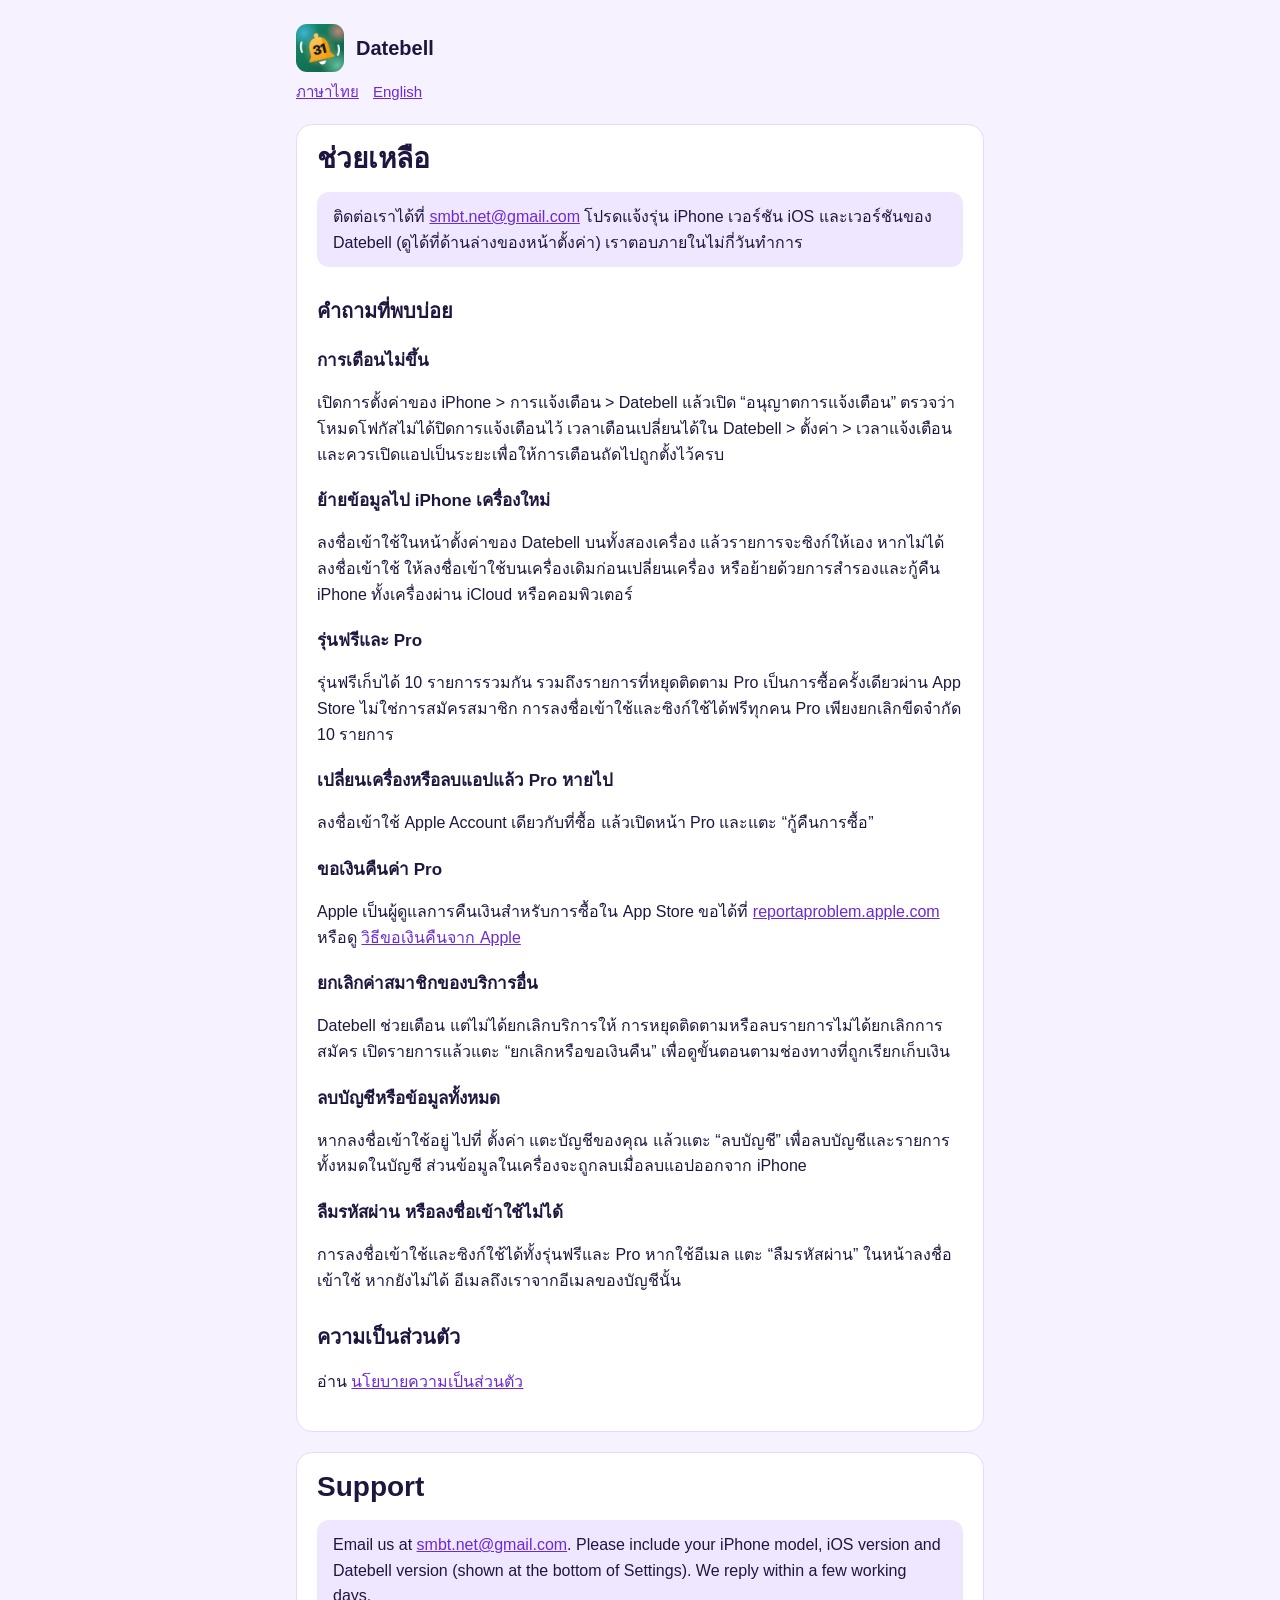
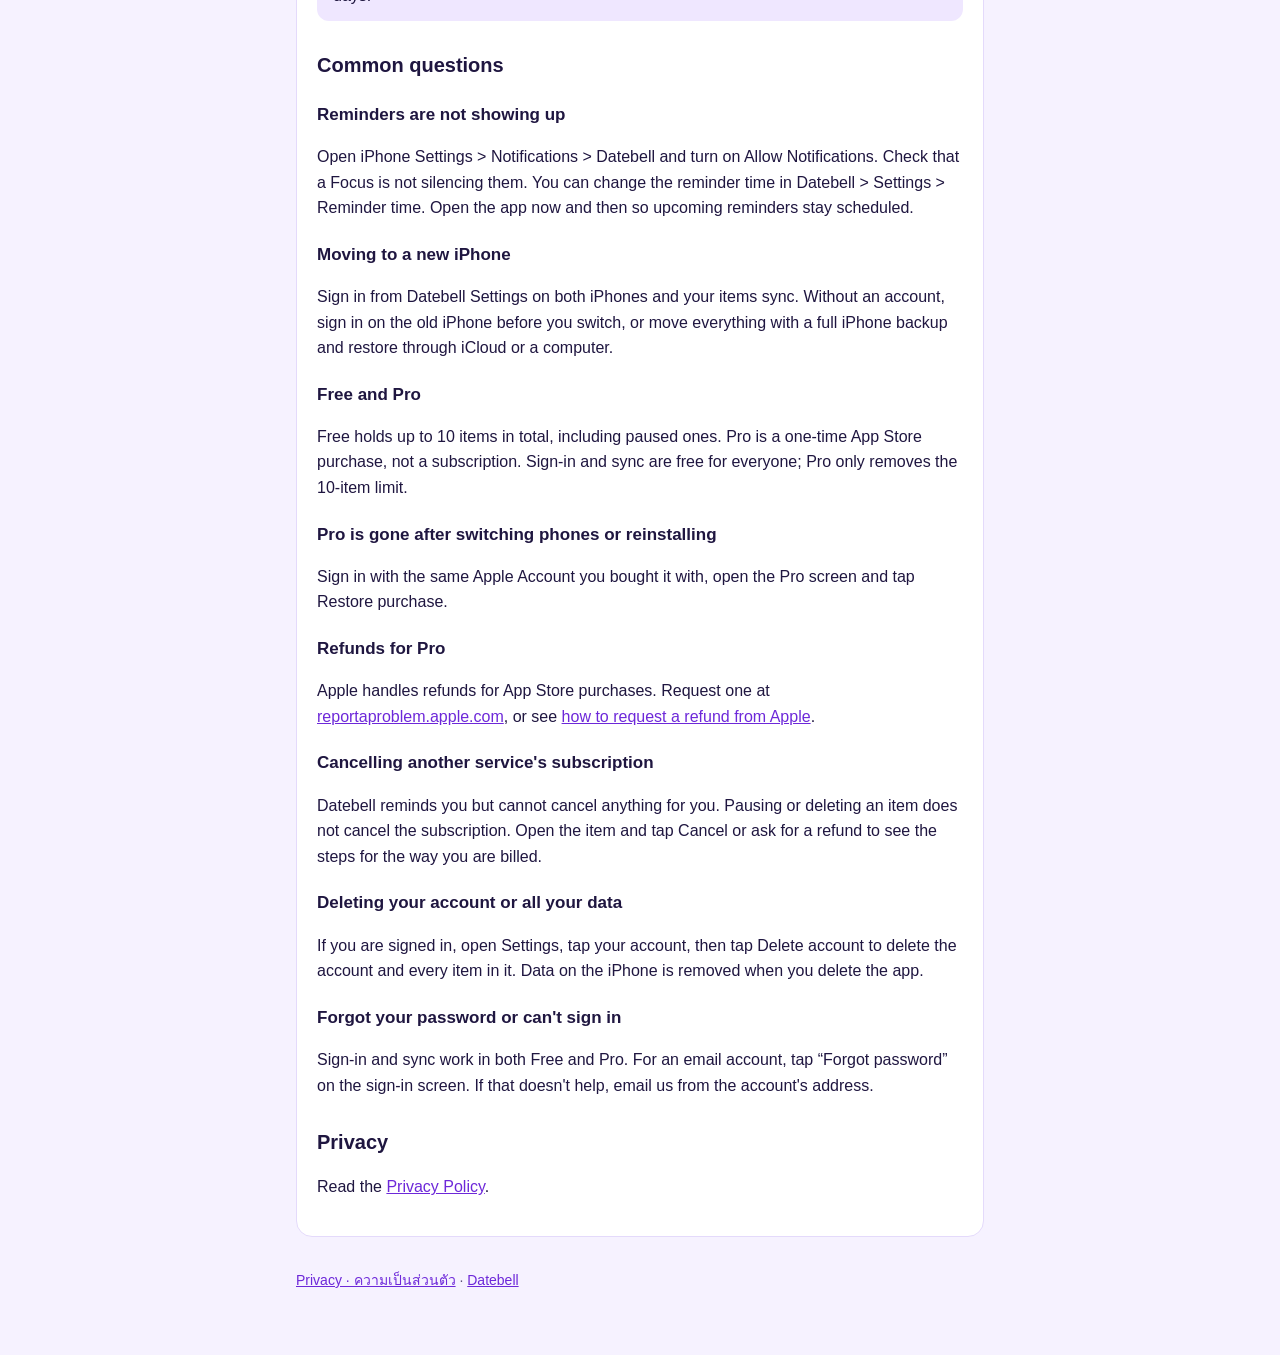
<file: support.html>
<!doctype html>
<html lang="th">
<head>
<meta charset="utf-8">
<meta name="viewport" content="width=device-width,initial-scale=1">
<title>Datebell Support · ช่วยเหลือ</title>
<meta name="description" content="Help and contact for Datebell, the renewal and expiry reminder app for iPhone.">
<link rel="stylesheet" href="style.css">
</head>
<body>
<main>
<header><img src="icon.png" alt=""><a href="./">Datebell</a></header>
<nav class="lang"><a href="#th">ภาษาไทย</a><a href="#en">English</a></nav>

<section class="lang-block" id="th" lang="th">
<h1>ช่วยเหลือ</h1>
<p class="summary">ติดต่อเราได้ที่ <a href="mailto:smbt.net@gmail.com?subject=Datebell">smbt.net@gmail.com</a> โปรดแจ้งรุ่น iPhone เวอร์ชัน iOS และเวอร์ชันของ Datebell (ดูได้ที่ด้านล่างของหน้าตั้งค่า) เราตอบภายในไม่กี่วันทำการ</p>

<h2>คำถามที่พบบ่อย</h2>
<h3>การเตือนไม่ขึ้น</h3>
<p>เปิดการตั้งค่าของ iPhone &gt; การแจ้งเตือน &gt; Datebell แล้วเปิด “อนุญาตการแจ้งเตือน” ตรวจว่าโหมดโฟกัสไม่ได้ปิดการแจ้งเตือนไว้ เวลาเตือนเปลี่ยนได้ใน Datebell &gt; ตั้งค่า &gt; เวลาแจ้งเตือน และควรเปิดแอปเป็นระยะเพื่อให้การเตือนถัดไปถูกตั้งไว้ครบ</p>
<h3>ย้ายข้อมูลไป iPhone เครื่องใหม่</h3>
<p>ลงชื่อเข้าใช้ในหน้าตั้งค่าของ Datebell บนทั้งสองเครื่อง แล้วรายการจะซิงก์ให้เอง หากไม่ได้ลงชื่อเข้าใช้ ให้ลงชื่อเข้าใช้บนเครื่องเดิมก่อนเปลี่ยนเครื่อง หรือย้ายด้วยการสำรองและกู้คืน iPhone ทั้งเครื่องผ่าน iCloud หรือคอมพิวเตอร์</p>
<h3>รุ่นฟรีและ Pro</h3>
<p>รุ่นฟรีเก็บได้ 10 รายการรวมกัน รวมถึงรายการที่หยุดติดตาม Pro เป็นการซื้อครั้งเดียวผ่าน App Store ไม่ใช่การสมัครสมาชิก การลงชื่อเข้าใช้และซิงก์ใช้ได้ฟรีทุกคน Pro เพียงยกเลิกขีดจำกัด 10 รายการ</p>
<h3>เปลี่ยนเครื่องหรือลบแอปแล้ว Pro หายไป</h3>
<p>ลงชื่อเข้าใช้ Apple Account เดียวกับที่ซื้อ แล้วเปิดหน้า Pro และแตะ “กู้คืนการซื้อ”</p>
<h3>ขอเงินคืนค่า Pro</h3>
<p>Apple เป็นผู้ดูแลการคืนเงินสำหรับการซื้อใน App Store ขอได้ที่ <a href="https://reportaproblem.apple.com">reportaproblem.apple.com</a> หรือดู <a href="https://support.apple.com/th-th/118223">วิธีขอเงินคืนจาก Apple</a></p>
<h3>ยกเลิกค่าสมาชิกของบริการอื่น</h3>
<p>Datebell ช่วยเตือน แต่ไม่ได้ยกเลิกบริการให้ การหยุดติดตามหรือลบรายการไม่ได้ยกเลิกการสมัคร เปิดรายการแล้วแตะ “ยกเลิกหรือขอเงินคืน” เพื่อดูขั้นตอนตามช่องทางที่ถูกเรียกเก็บเงิน</p>
<h3>ลบบัญชีหรือข้อมูลทั้งหมด</h3>
<p>หากลงชื่อเข้าใช้อยู่ ไปที่ ตั้งค่า แตะบัญชีของคุณ แล้วแตะ “ลบบัญชี” เพื่อลบบัญชีและรายการทั้งหมดในบัญชี ส่วนข้อมูลในเครื่องจะถูกลบเมื่อลบแอปออกจาก iPhone</p>
<h3>ลืมรหัสผ่าน หรือลงชื่อเข้าใช้ไม่ได้</h3>
<p>การลงชื่อเข้าใช้และซิงก์ใช้ได้ทั้งรุ่นฟรีและ Pro หากใช้อีเมล แตะ “ลืมรหัสผ่าน” ในหน้าลงชื่อเข้าใช้ หากยังไม่ได้ อีเมลถึงเราจากอีเมลของบัญชีนั้น</p>

<h2>ความเป็นส่วนตัว</h2>
<p>อ่าน <a href="privacy.html#th">นโยบายความเป็นส่วนตัว</a></p>
</section>

<section class="lang-block" id="en" lang="en">
<h1>Support</h1>
<p class="summary">Email us at <a href="mailto:smbt.net@gmail.com?subject=Datebell">smbt.net@gmail.com</a>. Please include your iPhone model, iOS version and Datebell version (shown at the bottom of Settings). We reply within a few working days.</p>

<h2>Common questions</h2>
<h3>Reminders are not showing up</h3>
<p>Open iPhone Settings &gt; Notifications &gt; Datebell and turn on Allow Notifications. Check that a Focus is not silencing them. You can change the reminder time in Datebell &gt; Settings &gt; Reminder time. Open the app now and then so upcoming reminders stay scheduled.</p>
<h3>Moving to a new iPhone</h3>
<p>Sign in from Datebell Settings on both iPhones and your items sync. Without an account, sign in on the old iPhone before you switch, or move everything with a full iPhone backup and restore through iCloud or a computer.</p>
<h3>Free and Pro</h3>
<p>Free holds up to 10 items in total, including paused ones. Pro is a one-time App Store purchase, not a subscription. Sign-in and sync are free for everyone; Pro only removes the 10-item limit.</p>
<h3>Pro is gone after switching phones or reinstalling</h3>
<p>Sign in with the same Apple Account you bought it with, open the Pro screen and tap Restore purchase.</p>
<h3>Refunds for Pro</h3>
<p>Apple handles refunds for App Store purchases. Request one at <a href="https://reportaproblem.apple.com">reportaproblem.apple.com</a>, or see <a href="https://support.apple.com/en-us/118223">how to request a refund from Apple</a>.</p>
<h3>Cancelling another service's subscription</h3>
<p>Datebell reminds you but cannot cancel anything for you. Pausing or deleting an item does not cancel the subscription. Open the item and tap Cancel or ask for a refund to see the steps for the way you are billed.</p>
<h3>Deleting your account or all your data</h3>
<p>If you are signed in, open Settings, tap your account, then tap Delete account to delete the account and every item in it. Data on the iPhone is removed when you delete the app.</p>
<h3>Forgot your password or can't sign in</h3>
<p>Sign-in and sync work in both Free and Pro. For an email account, tap “Forgot password” on the sign-in screen. If that doesn't help, email us from the account's address.</p>

<h2>Privacy</h2>
<p>Read the <a href="privacy.html#en">Privacy Policy</a>.</p>
</section>

<footer><a href="privacy.html">Privacy · ความเป็นส่วนตัว</a> · <a href="./">Datebell</a></footer>
</main>
</body>
</html>
</file>
<file: style.css>
:root{--ink:#1F1640;--muted:#5B5277;--bg:#F6F2FF;--card:#FFFFFF;--line:#E4DAFB;--accent:#6D28D9}
*{box-sizing:border-box}
body{margin:0;background:var(--bg);color:var(--ink);font:16px/1.6 -apple-system,BlinkMacSystemFont,"Segoe UI","Noto Sans Thai",Sukhumvit Set,Roboto,sans-serif}
main{max-width:720px;margin:0 auto;padding:24px 16px 64px}
header{display:flex;align-items:center;gap:12px;margin-bottom:8px}
header img{width:48px;height:48px;border-radius:11px}
header a{color:inherit;text-decoration:none;font-weight:700;font-size:20px}
nav.lang{margin:8px 0 20px;font-size:15px}
nav.lang a{margin-right:14px}
a{color:var(--accent)}
h1{font-size:28px;line-height:1.25;margin:8px 0 4px}
h2{font-size:20px;margin:28px 0 6px}
h3{font-size:17px;margin:20px 0 4px}
section.lang-block{background:var(--card);border:1px solid var(--line);border-radius:16px;padding:8px 20px 20px;margin:20px 0}
.meta{color:var(--muted);font-size:14px}
.summary{background:#EFE7FF;border-radius:12px;padding:12px 16px}
ul{padding-left:22px}
li{margin:4px 0}
footer{color:var(--muted);font-size:14px;margin-top:32px}
</file>
